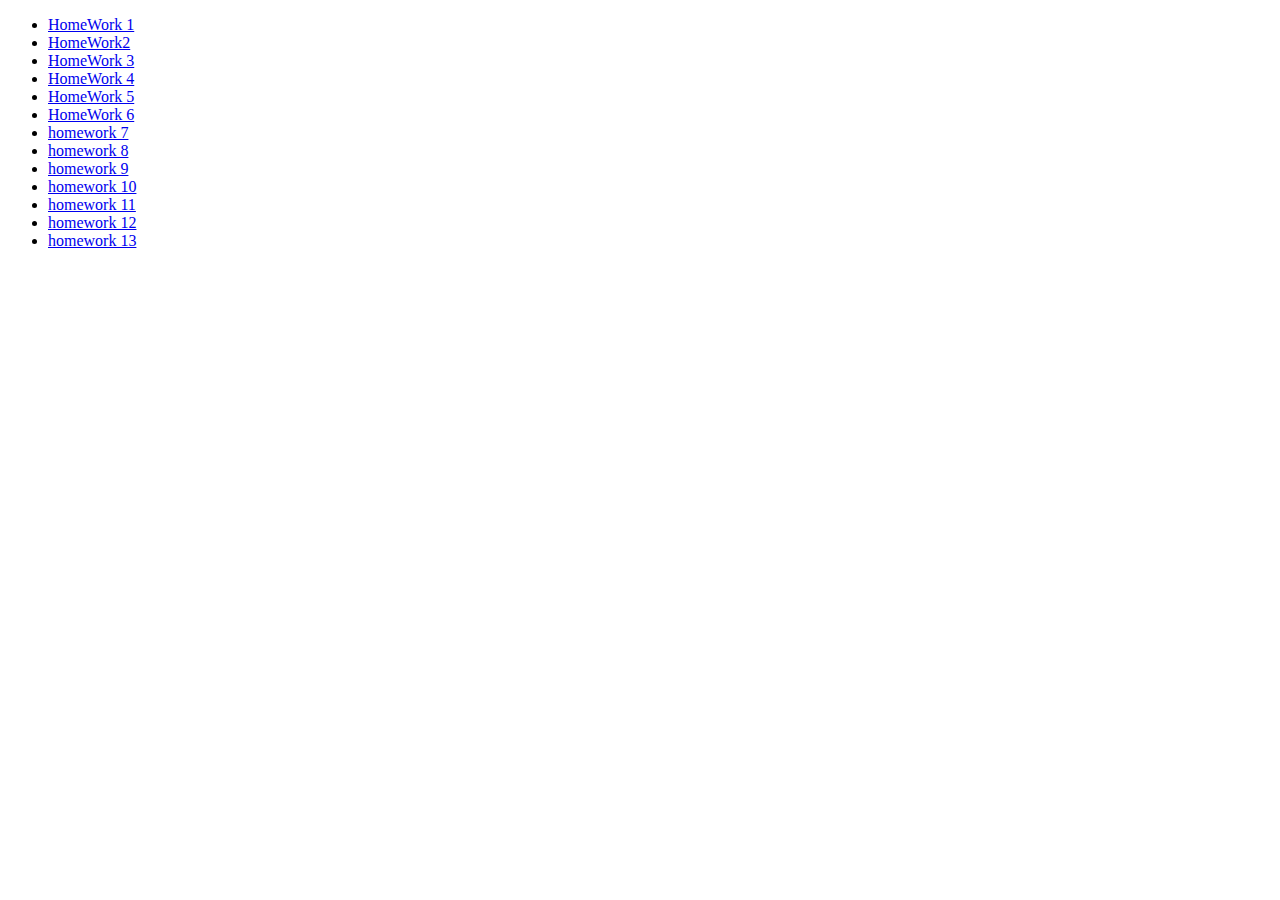
<file: index.html>
<!DOCTYPE html>
<html lang="en">
<head>
    <meta charset="UTF-8">
    <meta http-equiv="X-UA-Compatible" content="IE=edge">
    <meta name="viewport" content="width=device-width, initial-scale=1.0">
    <title>Document</title>
</head>
<body>
    <ul>
        <li> <a href="./homework1/index.html"> HomeWork 1</a></li>
        <li><a href="./homework2/index.html">HomeWork2</a></li>
        <li><a href="./homework3/index.html"> HomeWork 3</a></li>
        <li><a href="./homework4/index.html"> HomeWork 4</a></li>
        <li><a href="./homework5/index.html">HomeWork 5</a></li>
        <li><a href="./homework6/index.html">HomeWork 6</a></li>
        <li><a href="./homework7/index.html">homework 7</a></li>
        <li><a href="./homework8/index.html">homework 8</a></li>
        <li><a href="./homework9/index.html">homework 9</a></li>
        <li><a href="./homework10/index.html">homework 10</a></li>
        <li><a href="./homework11/index.html">homework 11</a></li>
        <li><a href="./homework12/index.html">homework 12</a></li>
        <li><a href="./homework13/index.html">homework 13</a></li>
    </ul>
</body>
</html>
</file>
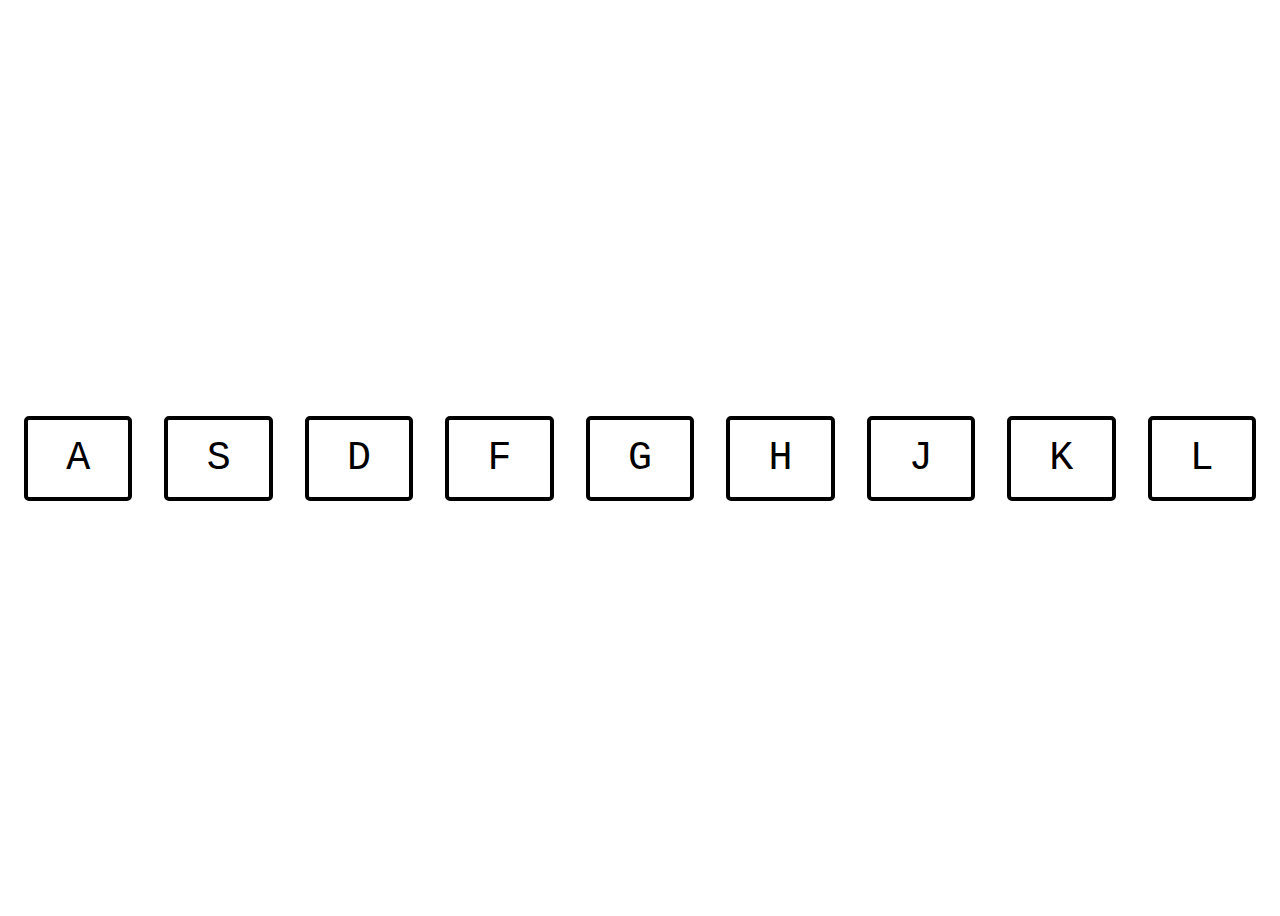
<file: homework10/index.html>
<!DOCTYPE html>
<html lang="en">
<head>
    <meta charset="UTF-8">
    <meta http-equiv="X-UA-Compatible" content="IE=edge">
    <meta name="viewport" content="width=device-width, initial-scale=1.0">
    <title>Document</title>
    <style>
         .keys{
         min-height: 100vh;
        justify-content: center;
        align-items: center;
        display: flex;
      }
      .key{
         border: 4px solid black;
         border-radius: 5px;
         margin: 1rem;
         font-size: 1.5rem;
         padding: 1rem .5rem;
         transition: all 0.2s;
         width: 100px;
         text-align: center;
         
      }
      .playing{
         transform: scale(1.1);
         border-color: rgb(230, 159, 159);
         box-shadow: 0 0 10px rgb(230, 159, 159);
      }
      kbd{
         display: block;
         font-size: 40px;
      }
    </style>
</head>
<body>
    <div class="keys">
        <div data-key="65" class="key ">
            <kbd>A</kbd>
        </div>
        <div data-key="83" class="key ">
            <kbd>S</kbd>
        </div>
        <div data-key="68" class="key ">
            <kbd>D</kbd>
        </div>
        <div data-key="70" class="key ">
            <kbd>F</kbd>
        </div>
        <div data-key="71" class="key ">
            <kbd>G</kbd>
        </div>
        <div data-key="72" class="key ">
            <kbd>H</kbd>
        </div>
        <div data-key="74" class="key ">
            <kbd>J</kbd>
        </div>
        <div data-key="75" class="key ">
            <kbd>K</kbd>
        </div>
        <div data-key="76" class="key ">
            <kbd>L</kbd>
        </div>
        
    </div>
    <audio data-key="65" src="./sounds/10433_1373485020.mp3"></audio>
    <audio data-key="83" src="./sounds/13683_1459792049.mp3"></audio>
    <audio data-key="68" src="./sounds/13911_1459871034.mp3"></audio>
    <audio data-key="70" src="./sounds/17864_1464188788.mp3"></audio>
    <audio data-key="71" src="./sounds/17867_1464188788.mp3"></audio>
    <audio data-key="72" src="./sounds/17868_1464188838.mp3"></audio>
    <audio data-key="74" src="./sounds/17869_1464188839.mp3"></audio>
    <audio data-key="75" src="./sounds/18665_1517418519.mp3"></audio>
    <audio data-key="76" src="./sounds/18688_1517423084.mp3"></audio>

    <script src="./script.js"></script>
</body>
</html>
</file>
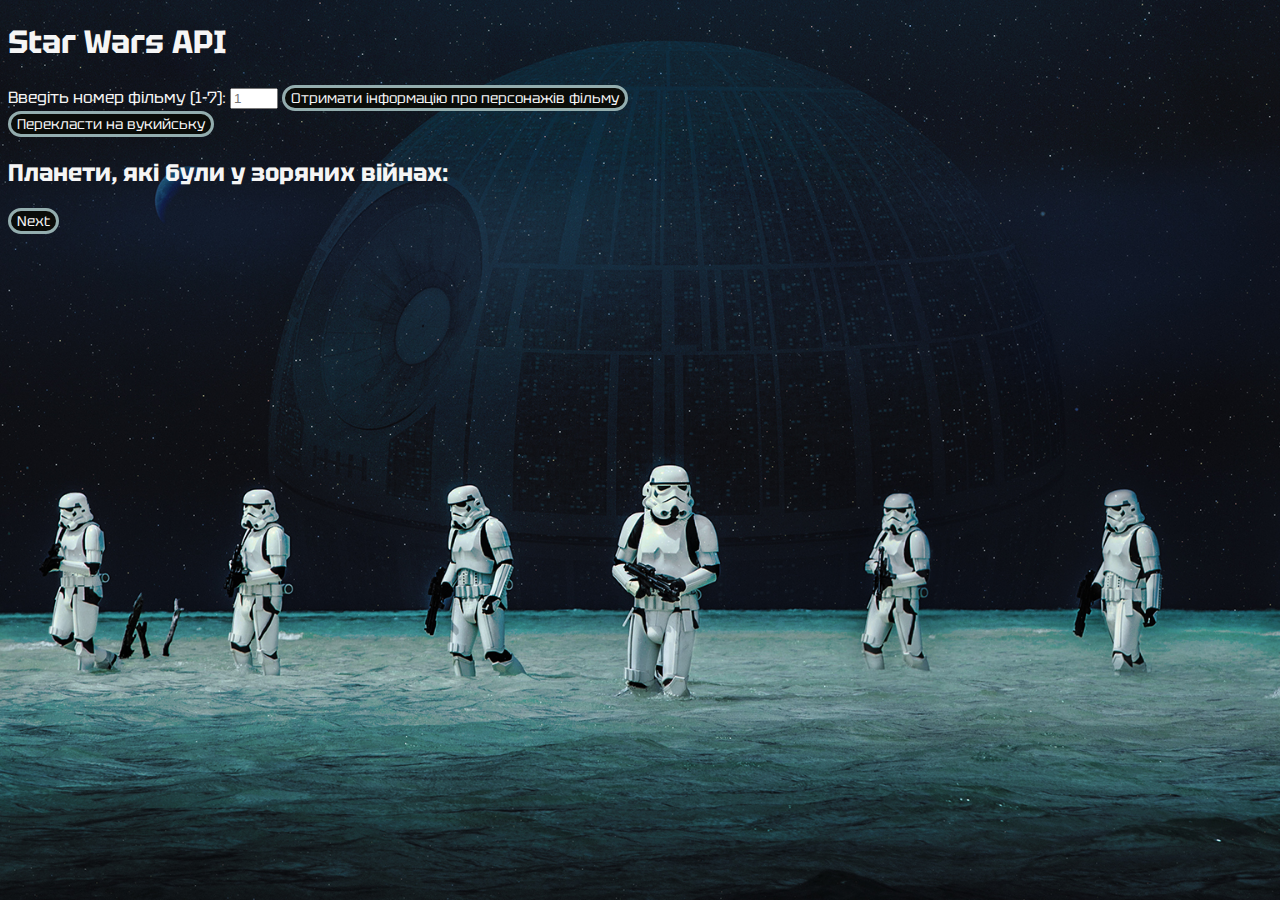
<file: homework12/index.html>
<!DOCTYPE html>
<html lang="en">

<head>
   <meta charset="UTF-8">
   <meta http-equiv="X-UA-Compatible" content="IE=edge">
   <meta name="viewport" content="width=device-width, initial-scale=1.0">
   <link rel="stylesheet" href="./style.css">
   <link rel="preconnect" href="https://fonts.googleapis.com">
   <link rel="preconnect" href="https://fonts.gstatic.com" crossorigin>
   <link href="https://fonts.googleapis.com/css2?family=Bagel+Fat+One&family=Tektur&display=swap" rel="stylesheet">
   <title>Task12</title>
</head>

<body>
   <div class="wrapper">
      <h1>Star Wars API</h1>
      <div>
         <form id="filmForm">
            <label for="filmNumber">Введіть номер фільму (1-7):</label>
            <input placeholder="1" type="number" id="filmNumber" min="1" max="7">
            <button type="submit" id="getFilmCharactersBtn">Отримати інформацію про персонажів фільму</button>
         </form>
         <button id="translateBtn">Перекласти на вукийську</button>
      </div>
      <div id="charactersContainer"></div>

      <h2>Планети, які були у зоряних війнах:</h2>
      <div id="planetsContainer"></div>

      <button id="nextPageBtn">Next</button>
   </div>

   <script src="../homework12/script.js"></script>
</body>

</html>
</file>
<file: homework12/style.css>
html {
    background: url(img/starwarsbg.jpeg) no-repeat center center fixed;
    background-size: cover;
    color: whitesmoke;
    font-family: 'Bagel Fat One', cursive;
    font-family: 'Tektur', cursive;
 }
 
 .wrapper {
    max-width: 1440px;
    margin: 0 auto;
 }
 
 button {
    font-family: 'Bagel Fat One', cursive;
    font-family: 'Tektur', cursive;
    font-size: 14px;
    border-radius: 20px;
    background-color: #0a0c09;
    border: 3px solid #93adae;
    color: whitesmoke;
    cursor: pointer;
 }
 
 button:hover {
    background-color: transparent;
 }
 
 .character-card {
    border-radius: 20px;
    border: 3px solid #93adae;
    padding: 10px;
    margin: 10px 0 10px 0;
    text-align: center;
    align-items: center;
 }
 
 .character-card img {
    width: 100px;
    height: 100px;
    border-radius: 50%;
 }
 
 .planet-card {
    background-color: transparent;
    padding: 10px;
    margin-bottom: 10px;
    text-align: center;
    border-radius: 20px;
    border: 3px solid #93adae;
 }
</file>
